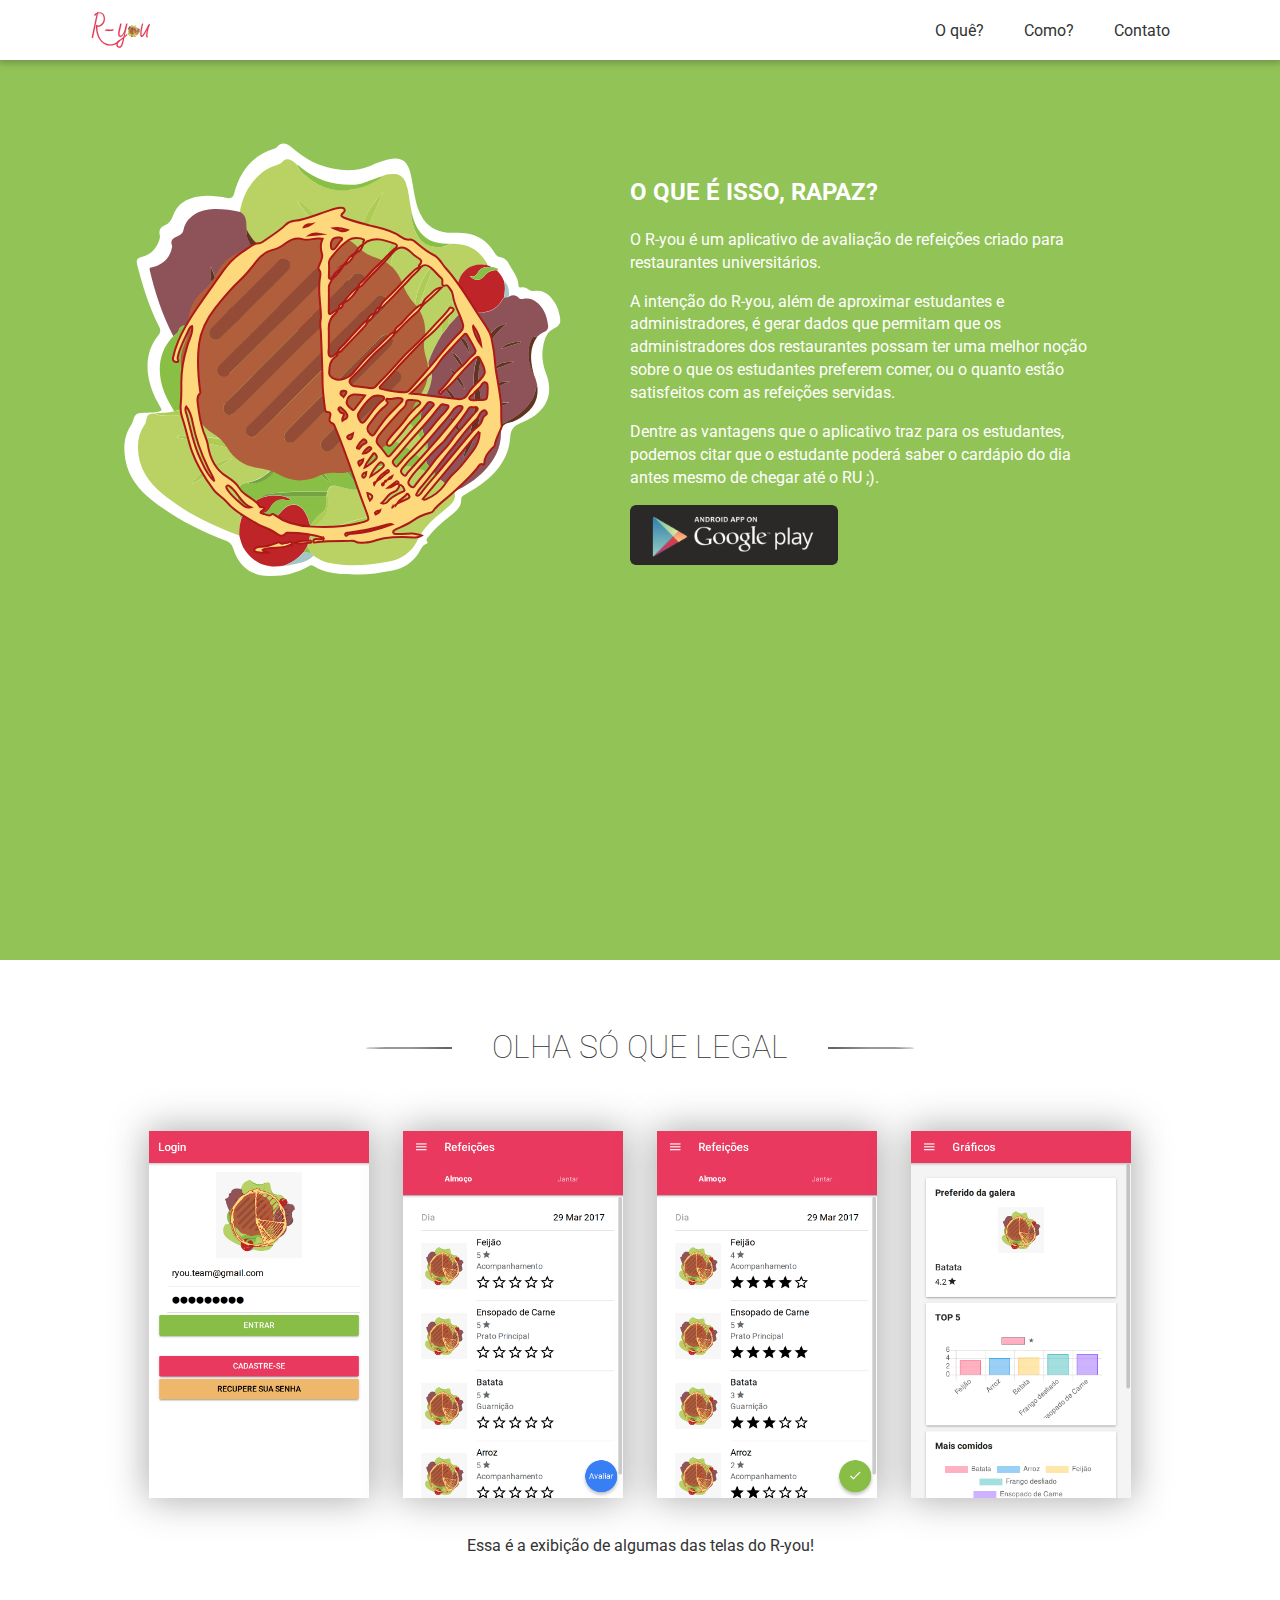
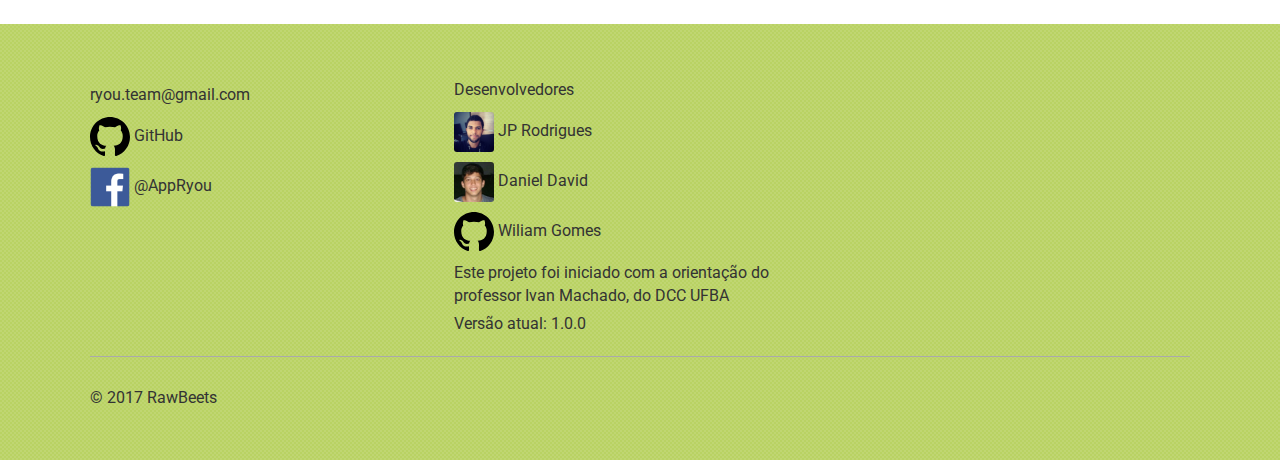
<file: index.html>
<!DOCTYPE html>
<html>
  <head>
    <meta name="viewport" content="initial-scale=1">
    <meta property="og:site_name" content="MeForma!">
    <meta property="og:title" content="MeForma!" />
    <meta property="og:description" content="Vida acadêmica traduzida em números!" />
    <meta property="og:image" itemprop="image" content="https://meforma.github.io/assets/img/meforma-logo.svg">
    <meta property="og:type" content="website" />
    <meta charset="utf-8">
    <title>R-you</title>
    <link rel="stylesheet" href="assets/css/meforma.css" media="screen" title="no title">
    <link rel="icon" type="image/png" href="assets/img/ic.png">
  </head>
  <body>
    <header>
        <img src="assets/img/logo-ryou.svg" class="menu-logo" alt="R-you">
        <label for="menu-toggle" id="menu-icon">
            <svg viewBox="0 0 24 24" class="menu-toggle" >
                <path fill="#333" d="M3,6H21V8H3V6M3,11H21V13H3V11M3,16H21V18H3V16Z" />
            </svg>
        </label>
        <input id="menu-toggle" class="menu-toggle" type="checkbox" name="name" value="">
        <nav class="menu">
            <ul>
                <a href="#home"><li>O quê?</li></a>
                <a href="#prints"><li>Como?</li></a>
                <a href="#contact"><li>Contato</li></a>
            </ul>
        </nav>
    </header>
    <section id="home">
      <div class="left">

        <img src="assets/img/icon.svg" alt="" />
      </div>
      <div class="right">
          <div class="text">
              <h2>O QUE É ISSO, RAPAZ?</h2>
              <p>
                  O R-you é um aplicativo de avaliação de refeições criado para restaurantes universitários.

              </p>
              <p>
                  A intenção do R-you, além de aproximar estudantes e administradores, é gerar dados que permitam que os administradores dos restaurantes possam ter uma melhor noção sobre o que os estudantes preferem comer, ou o quanto estão satisfeitos com as refeições servidas.


              </p>
              <p>
                  Dentre as vantagens que o aplicativo traz para os estudantes, podemos citar que o estudante poderá saber o cardápio do dia antes mesmo de chegar até o RU ;).
              </p>
          </div>
          <a href="https://play.google.com/store/apps/details?id=com.rawbeets.ryou" target="_blank"><img src="assets/img/g-play-button.png" alt="PlayStore" /></a>
      </div>
    </section>
    <section id="prints">
      <div class="top-bar">
          <div class="line"></div>
          <h1>OLHA SÓ QUE LEGAL</h1>
      </div>
      <div class="prints">
        <img class="print" src="assets/img/a.png" alt="" />
        <img class="print" src="assets/img/b.png" alt="" />
        <!-- <img class="print" src="assets/img/c.png" alt="" /> -->
        <img class="print" src="assets/img/d.png" alt="" />
        <img class="print" src="assets/img/e.png" alt="" />
      </div>
      <p>
        Essa é a exibição de algumas das telas do R-you!
      </p>
    </section>
    <footer id="contact">
        <div class="body">
            <div class="column">
                <a href="mailto:ryou.team@gmail.com?subject=contato-site">ryou.team@gmail.com</a>
                <a href="https://github.com/Ryou" target="_blank"><img src="assets/img/github.svg" alt="" /> GitHub</a>
                <a href="https://www.facebook.com/AppRyou" target="_blank"><img src="assets/img/facebook.png" alt="" /> @AppRyou</a>
            </div>
            <div class="column">
              <p>
                Desenvolvedores
              </p>
              <a href="https://github.com/jprodrigues70" target="_blank"><img src="assets/img/me.jpg" alt="" /> JP Rodrigues</a>
              <a href="https://github.com/danieldavidf" target="_blank"><img src="assets/img/daniel.png" alt="" /> Daniel David</a>
              <a href="https://github.com/Will19" target="_blank"><img src="assets/img/github.svg" alt="" /> Wiliam Gomes</a>
              <p>Este projeto foi iniciado com a orientação do <br> professor Ivan Machado, do DCC UFBA</p>
              <p>
                Versão atual: 1.0.0
              </p>
            </div>
        </div>
        <div class="copyright">
            © 2017 RawBeets
        </div>
    </footer>
  </body>
  <script src="vendor/jquery/jquery.min.js"></script>
  <script src="assets/js/meforma.js"></script>
</html>
</file>
<file: assets/css/meforma.css>
@import url("https://fonts.googleapis.com/css?family=Roboto");
/* LAYOUTS - Page layout styles */
* {
  box-sizing: border-box;
  -moz-box-sizing: border-box;
  -webkit-box-sizing: border-box; }

html, body {
  width: 100%;
  height: 100%;
  margin: 0;
  padding: 0;
  color: #333; }

body {
  font-family: "Roboto", Helvetica, Arial, sans-serif;
  font-size: 16px;
  line-height: 1.42857; }

textarea {
  resize: none; }

a {
  cursor: pointer;
  text-decoration: none; }

ul {
  margin: 0; }

section {
  width: 100%;
  padding: 50px 7%; }
  section .top-bar {
    position: relative;
    margin-bottom: 30px;
    text-align: center; }
    section .top-bar h1 {
      font-weight: lighter;
      text-transform: uppercase;
      position: inherit;
      background-color: #FFF;
      display: inline-block;
      margin: 0;
      padding: 15px 40px; }
    section .top-bar .line {
      position: absolute;
      height: 2px;
      background-color: #333;
      width: 50%;
      top: calc(50% - 1px);
      border-radius: 50%;
      left: 25%; }
  section:after {
    clear: both;
    content: "";
    display: block; }
  section .left {
    width: 46%;
    display: inline-block;
    vertical-align: middle; }
    section .left img {
      width: 100%;
      display: inline-block;
      vertical-align: middle;
      padding: 15px; }
  section .right {
    width: 46%;
    display: inline-block;
    vertical-align: middle;
    padding: 0 15px; }
    section .right svg, section .right img {
      max-width: 100%;
      display: inline-block; }
  @media (max-width: 768px) {
    section .left {
      width: 100%;
      text-align: center;
      padding: 0; }
      section .left svg, section .left img {
        max-width: 60%; }
    section .right {
      width: 100%; }
      section .right .text {
        text-align: justify; }
      section .right svg, section .right img {
        width: 100% !important; } }

@media screen and (max-width: 520px) {
  section {
    overflow: hidden;
    padding: 50px 3% !important; } }
header {
  background-color: #FFF;
  box-shadow: 0px 0px 8px 2px rgba(50, 50, 50, 0.4);
  -moz-box-shadow: 0px 0px 8px 2px rgba(50, 50, 50, 0.4);
  -webkit-box-shadow: 0px 0px 8px 2px rgba(50, 50, 50, 0.4);
  height: 60px;
  padding: 0 7%;
  position: fixed;
  top: 0;
  width: 100%;
  z-index: 6; }
  header a {
    color: #333; }
  header .menu {
    float: right;
    background-color: #FFF;
    height: 100%; }
  header ul {
    padding: 0;
    margin: 0;
    list-style: none;
    float: right;
    height: 100%;
    display: inline-flex; }
  header li {
    height: 100%;
    padding: 20px;
    -webkit-transition: all 0.2s;
    -moz-transition: all 0.2s;
    transition: all 0.2s; }
    header li:hover {
      background-color: #8e5358;
      color: #FFF; }
  header .menu-logo {
    max-width: 180px;
    height: 100%;
    padding: 10px 0; }
  header #menu-icon, header #menu-toggle {
    display: none;
    cursor: pointer; }
    header #menu-icon svg, header #menu-toggle svg {
      width: 50px;
      height: 50px; }

@media screen and (max-width: 992px) {
  header .menu {
    height: auto;
    right: 0;
    max-width: 0px;
    overflow: hidden;
    position: absolute;
    top: 60px;
    -webkit-transition: all 0.2s;
    -moz-transition: all 0.2s;
    transition: all 0.2s; }
    header .menu:after {
      clear: both;
      content: "";
      display: block; }
    header .menu ul {
      padding: 0; }
  header #menu-icon {
    display: block !important;
    float: right;
    font-size: 50px;
    padding: 0; }
  header .menu li {
    width: 100%; }
    header .menu li:hover {
      background-color: #8e5358;
      color: #FFF;
      border-color: transparent !important; }
  header .menu-logo {
    margin-left: 2px;
    height: 100%; }
  header #menu-toggle:checked ~ .menu {
    max-width: 100%; } }
@media (max-width: 520px) {
  header {
    padding: 0 3%; } }
footer {
  background-image: url("../img/pattern.png");
  background-color: #b9d263;
  padding: 50px 7%; }
  footer p, footer a {
    margin: 5px 0; }
  footer a {
    color: #333;
    text-decoration: none; }
    footer a:hover {
      text-decoration: underline; }
  footer .body {
    border-bottom: 1px solid #AAA;
    padding-bottom: 15px; }
    footer .body .column {
      display: inline-block;
      min-width: 30%;
      margin-right: 30px;
      vertical-align: top; }
      footer .body .column img {
        border-radius: 3px;
        -moz-border-radius: 3px;
        -ms-border-radius: 3px;
        -webkit-border-radius: 3px;
        width: 40px;
        display: inline-block;
        vertical-align: middle; }
      footer .body .column a {
        display: block;
        margin: 10px 0; }
  footer .copyright {
    padding-top: 30px; }

/* MODULES - Individual site components */
#home {
  background-color: #92c357;
  margin-top: 60px;
  min-height: 100%; }
  #home .right {
    color: #FFF;
    padding-left: 30px; }
    #home .right svg, #home .right img {
      width: 45%; }
      #home .right svg:hover, #home .right img:hover {
        filter: invert(100%); }

#prints {
  text-align: center;
  margin: 0; }

.prints {
  display: inline-block; }
  .prints .print {
    margin: 15px;
    text-align: center;
    width: 20%;
    box-shadow: 0px 0px 35px 2px rgba(50, 50, 50, 0.4);
    -moz-box-shadow: 0px 0px 35px 2px rgba(50, 50, 50, 0.4);
    -webkit-box-shadow: 0px 0px 35px 2px rgba(50, 50, 50, 0.4); }
    .prints .print h3, .prints .print p {
      margin: 5px; }
    .prints .print .pic {
      width: 100px;
      height: 100px; }
  @media (max-width: 768px) {
    .prints .print {
      width: 40%; } }
  @media (max-width: 512px) {
    .prints .print {
      margin: 3px;
      width: 100%; } }

#consumer .top-bar .line {
  background-color: #45D8B7; }

#establishment {
  background-color: #011936;
  color: #FFF; }
  #establishment .top-bar h1 {
    background-color: #011936; }
  #establishment .top-bar .line {
    background-color: #45D8B7; }

#courses {
  background-color: #011936;
  margin-top: 60px;
  text-align: center;
  color: #f4fffd; }
  #courses .right {
    color: #FFF;
    padding-left: 30px; }
    #courses .right svg, #courses .right img {
      width: 45%; }
      #courses .right svg:hover, #courses .right img:hover {
        filter: invert(100%); }

.courses-list {
  padding: 0; }
  .courses-list li {
    display: block;
    list-style: none;
    text-transform: capitalize; }

/*# sourceMappingURL=meforma.css.map */
</file>
